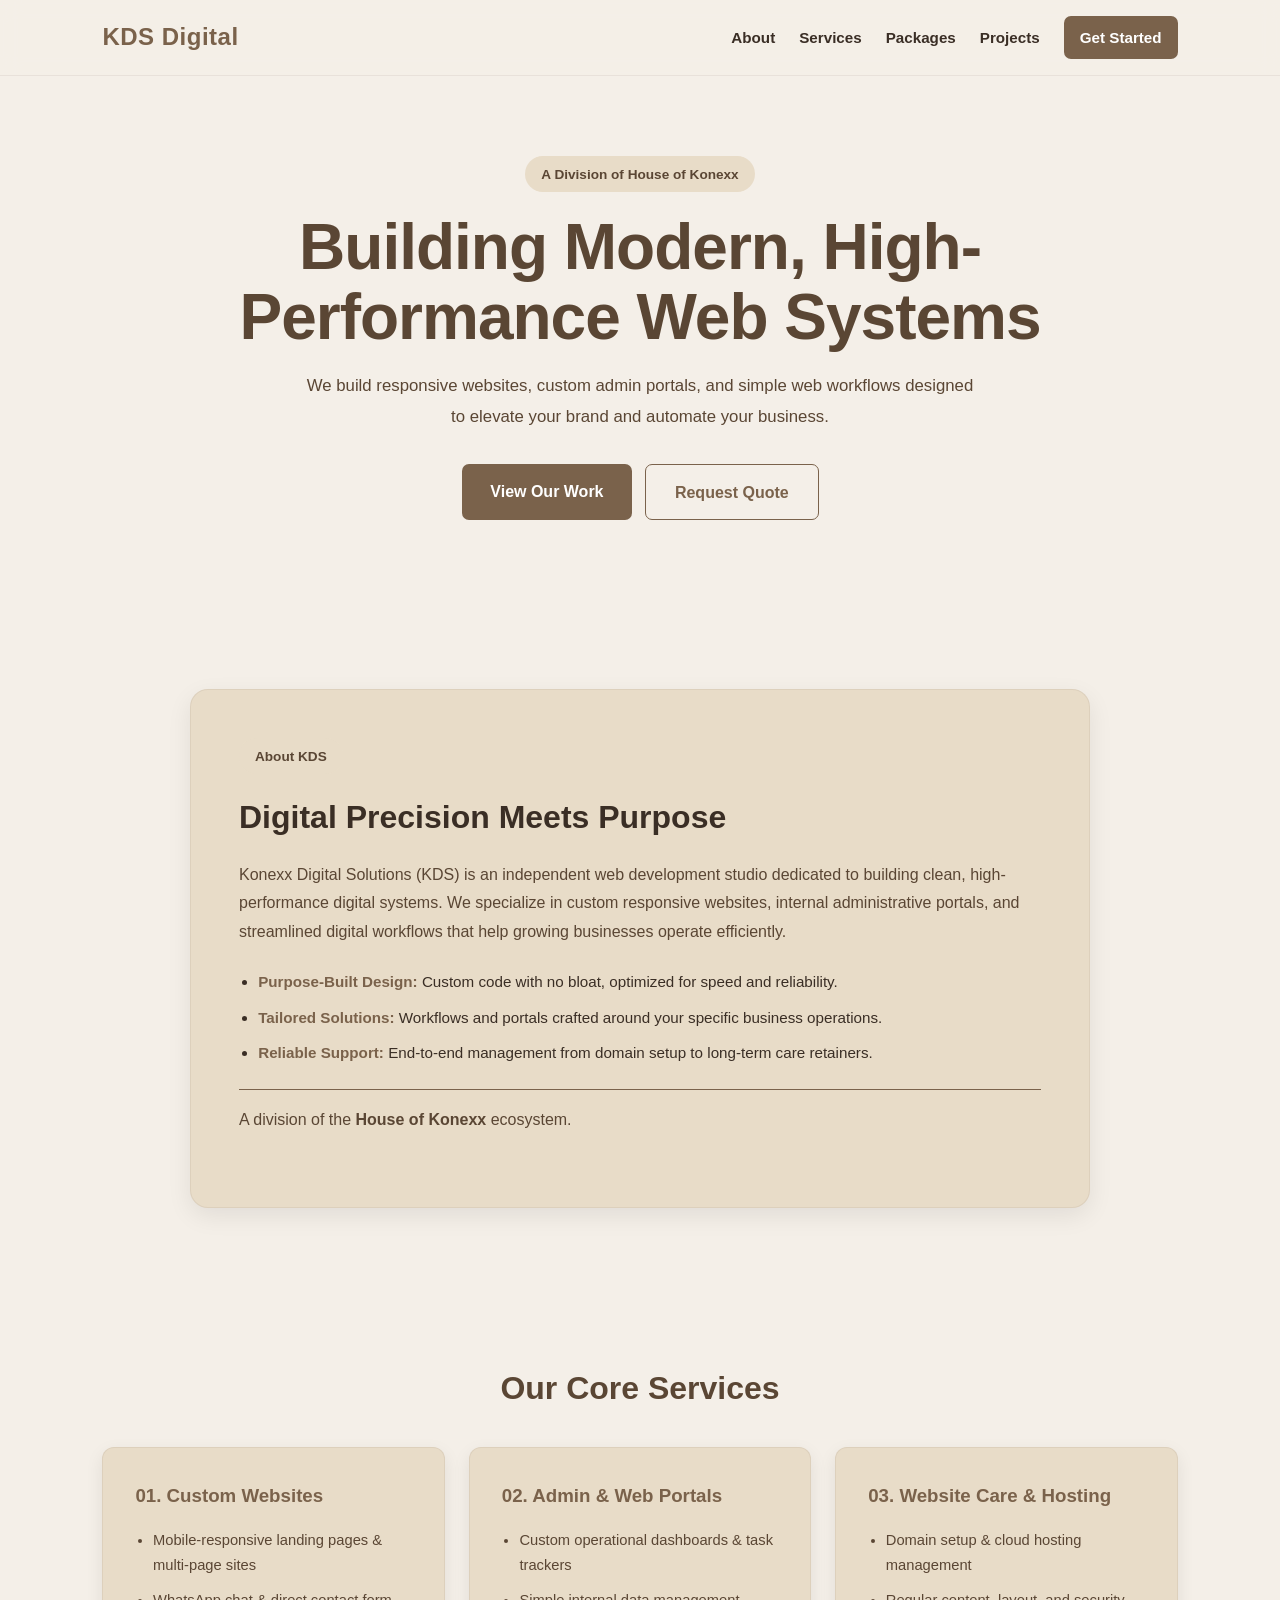
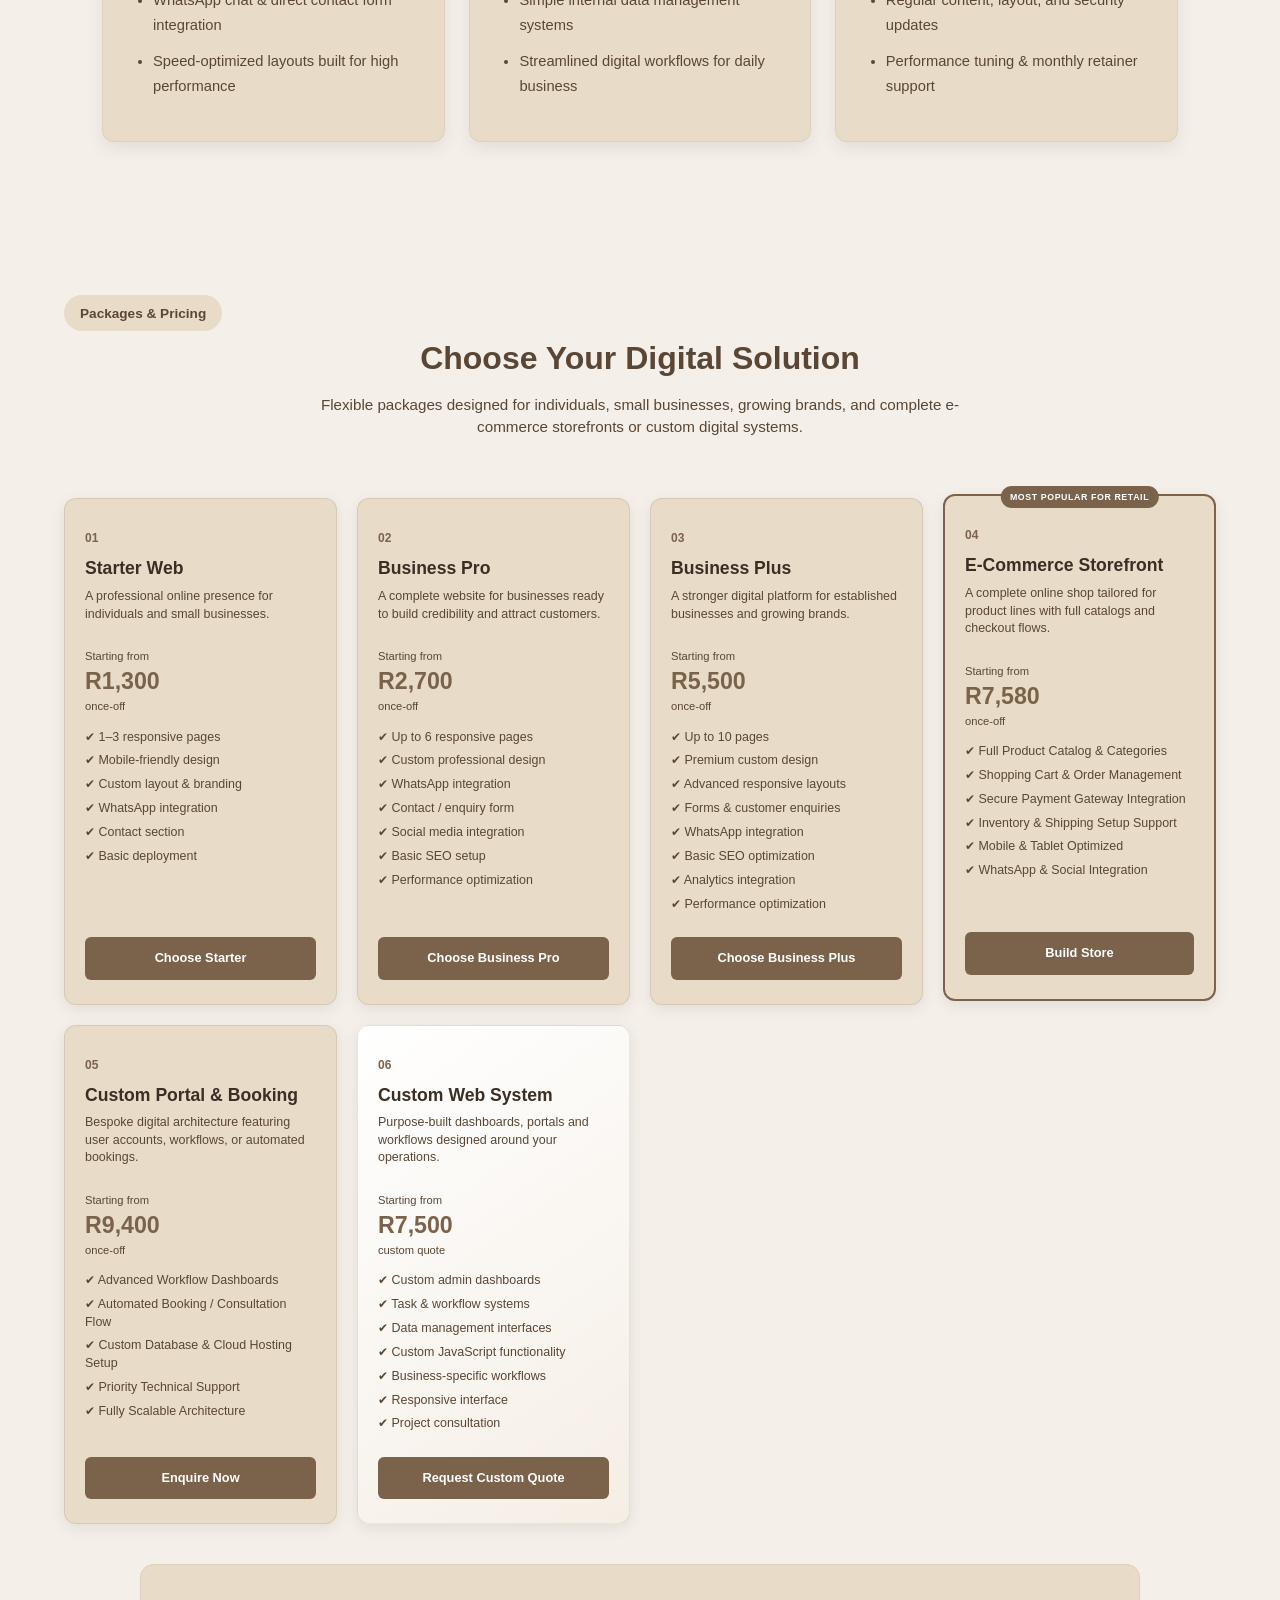
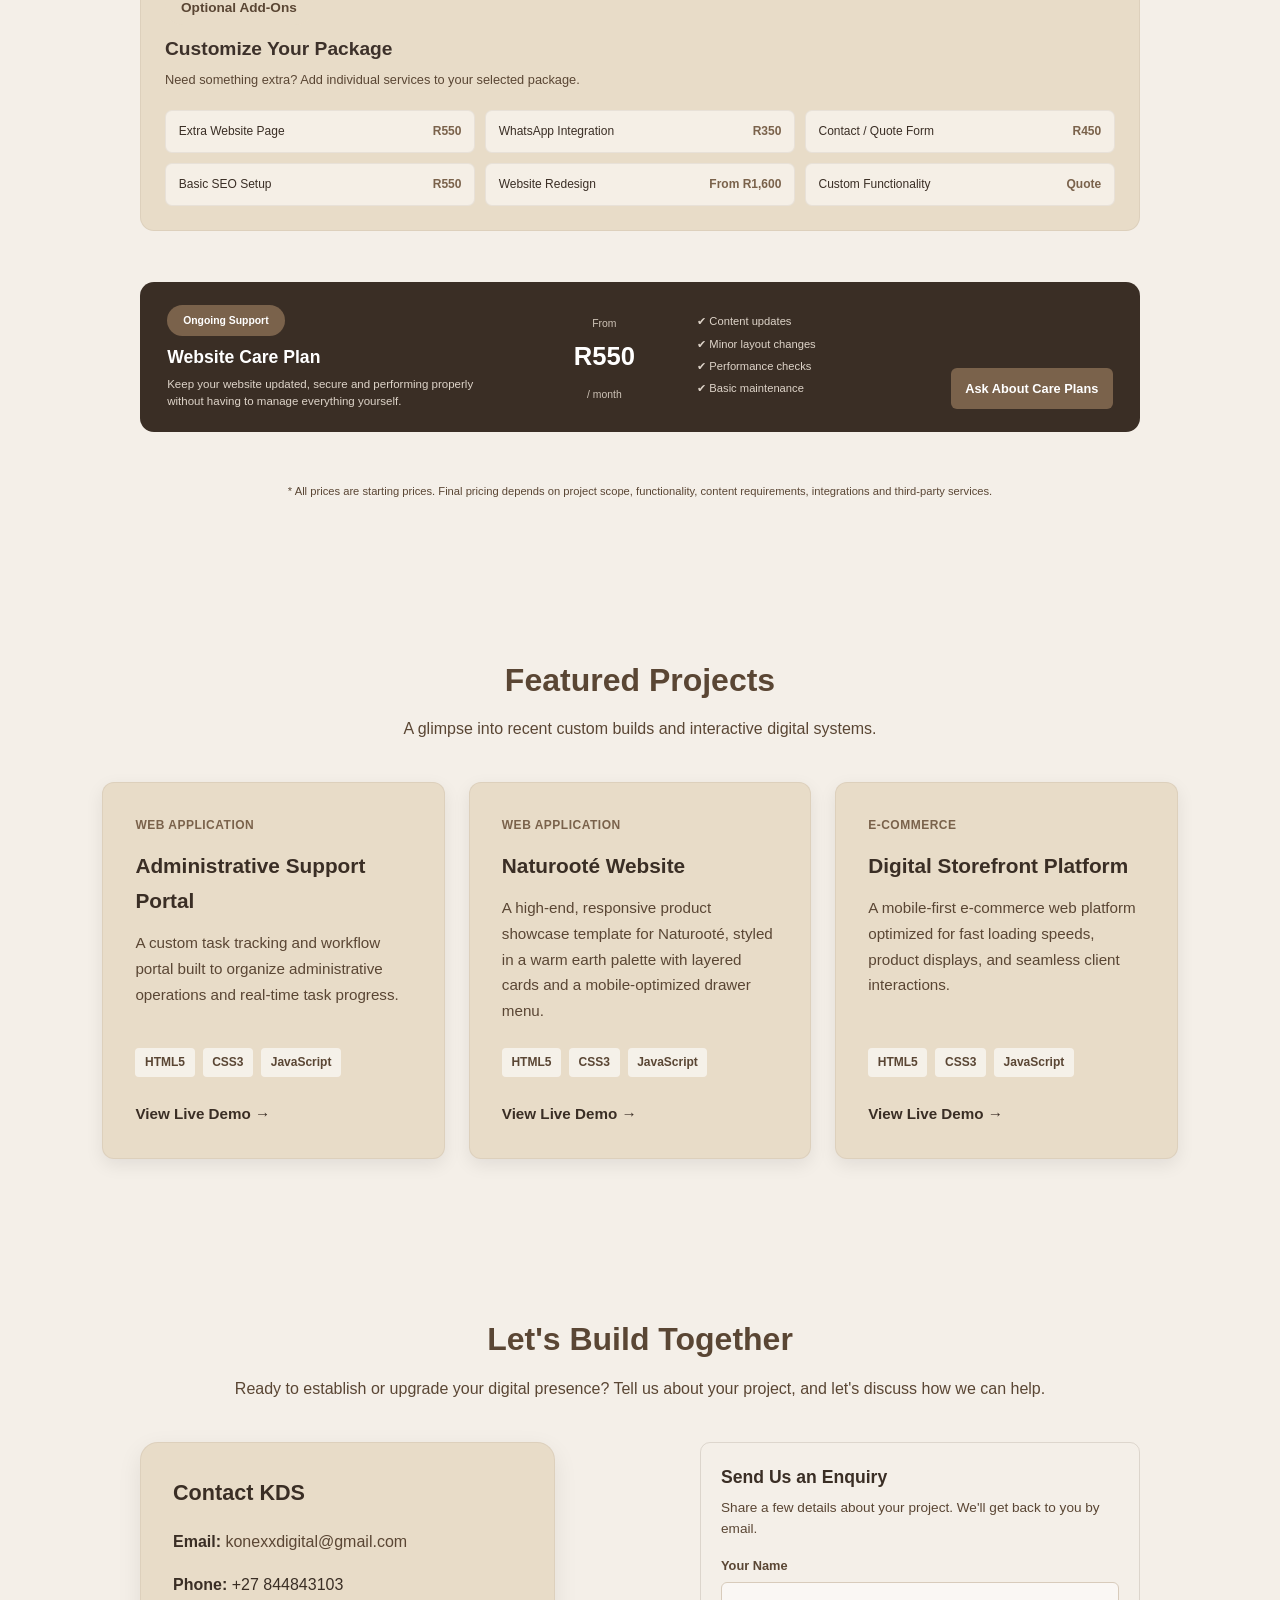
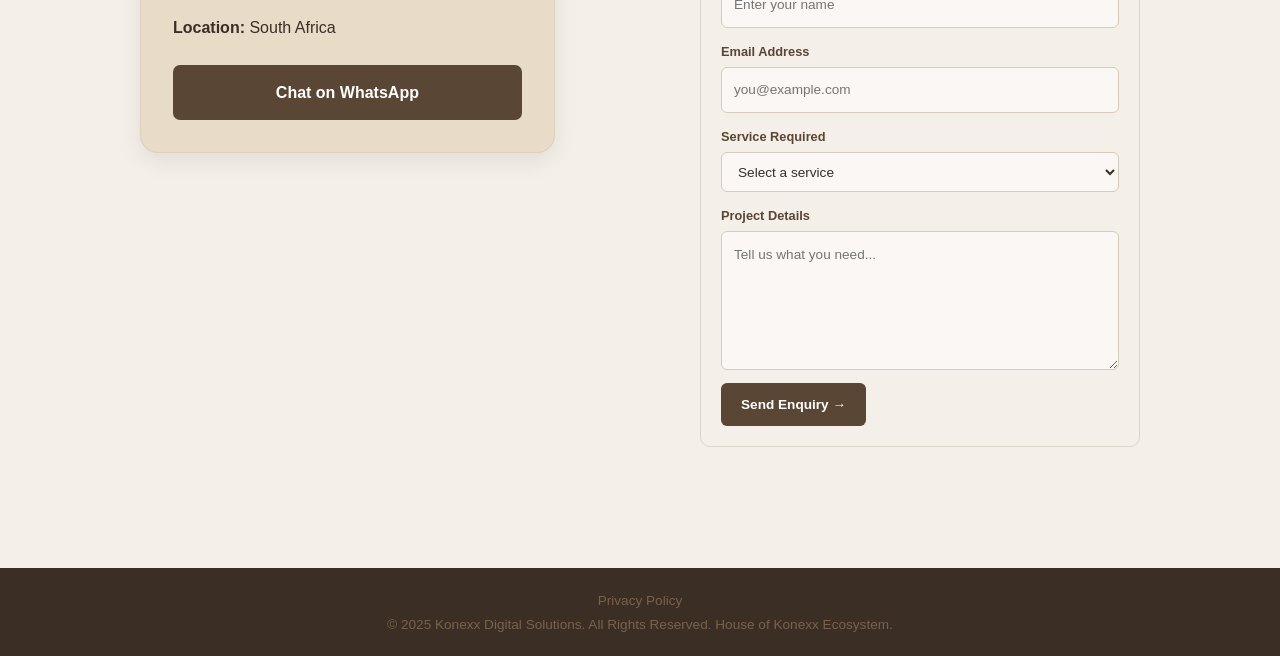
<file: index.html>
<!DOCTYPE html>
<html lang="en">
<head>
    <meta charset="UTF-8">
    <meta name="viewport" content="width=device-width, initial-scale=1.0">
    <meta name="description" content="Konexx Digital Solutions - Modern websites, admin portals, digital workflows and website support for growing businesses.">
    <title>KDS | Konexx Digital Solutions</title>
    <link rel="stylesheet" href="style.css">
    <style>body {
    font-family: Arial, sans-serif;
    background: #f4efe8;
    color: #3d312a;
    line-height: 1.7;
    margin: 0;
}

header, footer {
    background: #3a2e25;
    color: #7a624b;
    padding: 20px;
    text-align: center;
}

main {
    max-width: 800px;
    margin: 30px auto;
    padding: 25px;
    background: #fff;
    border-radius: 10px;
}

h1, h2 {
    color: #5a4634;
}

a {
    color: #7a624b;
}

section {
    margin-bottom: 25px;
}

@media (max-width: 600px) {
    main {
        margin: 15px;
        padding: 18px;
    }
}</style>
</head>
<body>

<!-- HEADER / NAVIGATION -->
<header class="navbar">
    <div class="logo">
        KDS <span>Digital</span>
    </div>
    <nav>
        <a href="#about">About</a>
        <a href="#services">Services</a>
        <a href="#packages">Packages</a>
        <a href="#projects">Projects</a>
        <a href="#contact" class="btn-nav">Get Started</a>
    </nav>
</header>

<!-- HERO SECTION -->
<section class="hero">
    <div class="hero-content">
        <span class="badge">A Division of House of Konexx</span>
        <h1>Building Modern, High-Performance Web Systems</h1>
        <p>
            We build responsive websites, custom admin portals,
            and simple web workflows designed to elevate your
            brand and automate your business.
        </p>
        <div class="hero-buttons">
            <a href="#projects" class="btn-primary">View Our Work</a>
            <a href="#contact" class="btn-secondary">Request Quote</a>
        </div>
    </div>
</section>

<!-- ABOUT SECTION -->
<section id="about" class="about">
    <div class="about-card">
        <span class="badge">About KDS</span>
        <h2>Digital Precision Meets Purpose</h2>
        <p>
            Konexx Digital Solutions (KDS) is an independent web
            development studio dedicated to building clean,
            high-performance digital systems. We specialize in
            custom responsive websites, internal administrative
            portals, and streamlined digital workflows that help
            growing businesses operate efficiently.
        </p>

        <ul class="about-highlights">
            <li>
                <strong>Purpose-Built Design:</strong>
                Custom code with no bloat, optimized for speed
                and reliability.
            </li>
            <li>
                <strong>Tailored Solutions:</strong>
                Workflows and portals crafted around your
                specific business operations.
            </li>
            <li>
                <strong>Reliable Support:</strong>
                End-to-end management from domain setup to
                long-term care retainers.
            </li>
        </ul>

        <div class="umbrella-tag">
            <p>
                A division of the
                <strong>House of Konexx</strong> ecosystem.
            </p>
        </div>
    </div>
</section>

<!-- SERVICES SECTION -->
<section id="services" class="services">
    <h2>Our Core Services</h2>

    <div class="grid">
        <div class="card">
            <h3>01. Custom Websites</h3>
            <ul class="service-list">
                <li>Mobile-responsive landing pages &amp; multi-page sites</li>
                <li>WhatsApp chat &amp; direct contact form integration</li>
                <li>Speed-optimized layouts built for high performance</li>
            </ul>
        </div>

        <div class="card">
            <h3>02. Admin &amp; Web Portals</h3>
            <ul class="service-list">
                <li>Custom operational dashboards &amp; task trackers</li>
                <li>Simple internal data management systems</li>
                <li>Streamlined digital workflows for daily business</li>
            </ul>
        </div>

        <div class="card">
            <h3>03. Website Care &amp; Hosting</h3>
            <ul class="service-list">
                <li>Domain setup &amp; cloud hosting management</li>
                <li>Regular content, layout, and security updates</li>
                <li>Performance tuning &amp; monthly retainer support</li>
            </ul>
        </div>
    </div>
</section>

<!-- PACKAGES & PRICING -->
<section id="packages" class="packages">

    <div class="packages-header">
        <span class="badge">Packages &amp; Pricing</span>
        <h2>Choose Your Digital Solution</h2>
        <p>
            Flexible packages designed for individuals, small businesses,
            growing brands, and complete e-commerce storefronts or
            custom digital systems.
        </p>
        <br>
    </div>

    <div class="pricing-grid">

        <!-- PACKAGE 1 -->
        <div class="pricing-card">
            <div class="pricing-top">
                <span class="package-number">01</span>
                <h3>Starter Web</h3>
                <p class="package-description">
                    A professional online presence for individuals
                    and small businesses.
                </p>
            </div>

            <div class="price">
                <span class="price-label">Starting from</span>
                <strong>R1,300</strong>
                <span class="price-note">once-off</span>
            </div>

            <ul class="package-features">
                <li>✔ 1–3 responsive pages</li>
                <li>✔ Mobile-friendly design</li>
                <li>✔ Custom layout &amp; branding</li>
                <li>✔ WhatsApp integration</li>
                <li>✔ Contact section</li>
                <li>✔ Basic deployment</li>
            </ul>

            <a href="#contact" class="btn-package">Choose Starter</a>
        </div>

        <!-- PACKAGE 2 -->
        <div class="pricing-card">
            <div class="pricing-top">
                <span class="package-number">02</span>
                <h3>Business Pro</h3>
                <p class="package-description">
                    A complete website for businesses ready to build
                    credibility and attract customers.
                </p>
            </div>

            <div class="price">
                <span class="price-label">Starting from</span>
                <strong>R2,700</strong>
                <span class="price-note">once-off</span>
            </div>

            <ul class="package-features">
                <li>✔ Up to 6 responsive pages</li>
                <li>✔ Custom professional design</li>
                <li>✔ WhatsApp integration</li>
                <li>✔ Contact / enquiry form</li>
                <li>✔ Social media integration</li>
                <li>✔ Basic SEO setup</li>
                <li>✔ Performance optimization</li>
            </ul>

            <a href="#contact" class="btn-package">Choose Business Pro</a>
        </div>

        <!-- PACKAGE 3 -->
        <div class="pricing-card">
            <div class="pricing-top">
                <span class="package-number">03</span>
                <h3>Business Plus</h3>
                <p class="package-description">
                    A stronger digital platform for established
                    businesses and growing brands.
                </p>
            </div>

            <div class="price">
                <span class="price-label">Starting from</span>
                <strong>R5,500</strong>
                <span class="price-note">once-off</span>
            </div>

            <ul class="package-features">
                <li>✔ Up to 10 pages</li>
                <li>✔ Premium custom design</li>
                <li>✔ Advanced responsive layouts</li>
                <li>✔ Forms &amp; customer enquiries</li>
                <li>✔ WhatsApp integration</li>
                <li>✔ Basic SEO optimization</li>
                <li>✔ Analytics integration</li>
                <li>✔ Performance optimization</li>
            </ul>

            <a href="#contact" class="btn-package">Choose Business Plus</a>
        </div>

        <!-- PACKAGE 4 -->
        <div class="pricing-card popular">
            <div class="popular-badge">MOST POPULAR FOR RETAIL</div>

            <div class="pricing-top">
                <span class="package-number">04</span>
                <h3>E-Commerce Storefront</h3>
                <p class="package-description">
                    A complete online shop tailored for product lines
                    with full catalogs and checkout flows.
                </p>
            </div>

            <div class="price">
                <span class="price-label">Starting from</span>
                <strong>R7,580</strong>
                <span class="price-note">once-off</span>
            </div>

            <ul class="package-features">
                <li>✔ Full Product Catalog &amp; Categories</li>
                <li>✔ Shopping Cart &amp; Order Management</li>
                <li>✔ Secure Payment Gateway Integration</li>
                <li>✔ Inventory &amp; Shipping Setup Support</li>
                <li>✔ Mobile &amp; Tablet Optimized</li>
                <li>✔ WhatsApp &amp; Social Integration</li>
            </ul>

            <a href="#contact" class="btn-package">Build Store</a>
        </div>

        <!-- PACKAGE 5 -->
        <div class="pricing-card">
            <div class="pricing-top">
                <span class="package-number">05</span>
                <h3>Custom Portal &amp; Booking</h3>
                <p class="package-description">
                    Bespoke digital architecture featuring user accounts,
                    workflows, or automated bookings.
                </p>
            </div>

            <div class="price">
                <span class="price-label">Starting from</span>
                <strong>R9,400</strong>
                <span class="price-note">once-off</span>
            </div>

            <ul class="package-features">
                <li>✔ Advanced Workflow Dashboards</li>
                <li>✔ Automated Booking / Consultation Flow</li>
                <li>✔ Custom Database &amp; Cloud Hosting Setup</li>
                <li>✔ Priority Technical Support</li>
                <li>✔ Fully Scalable Architecture</li>
            </ul>

            <a href="#contact" class="btn-package">Enquire Now</a>
        </div>

        <!-- PACKAGE 6 -->
        <div class="pricing-card custom-package">
            <div class="pricing-top">
                <span class="package-number">06</span>
                <h3>Custom Web System</h3>
                <p class="package-description">
                    Purpose-built dashboards, portals and workflows
                    designed around your operations.
                </p>
            </div>

            <div class="price">
                <span class="price-label">Starting from</span>
                <strong>R7,500</strong>
                <span class="price-note">custom quote</span>
            </div>

            <ul class="package-features">
                <li>✔ Custom admin dashboards</li>
                <li>✔ Task &amp; workflow systems</li>
                <li>✔ Data management interfaces</li>
                <li>✔ Custom JavaScript functionality</li>
                <li>✔ Business-specific workflows</li>
                <li>✔ Responsive interface</li>
                <li>✔ Project consultation</li>
            </ul>

            <a href="#contact" class="btn-package">Request Custom Quote</a>
        </div>

    </div>

    <!-- OPTIONAL ADD-ONS -->
    <div class="addons">
        <div class="addons-heading">
            <span class="badge">Optional Add-Ons</span>
            <h3>Customize Your Package</h3>
            <p>
                Need something extra? Add individual services
                to your selected package.
            </p>
        </div>

        <div class="addons-grid">
            <div class="addon-item">
                <span>Extra Website Page</span>
                <strong>R550</strong>
            </div>
            <div class="addon-item">
                <span>WhatsApp Integration</span>
                <strong>R350</strong>
            </div>
            <div class="addon-item">
                <span>Contact / Quote Form</span>
                <strong>R450</strong>
            </div>
            <div class="addon-item">
                <span>Basic SEO Setup</span>
                <strong>R550</strong>
            </div>
            <div class="addon-item">
                <span>Website Redesign</span>
                <strong>From R1,600</strong>
            </div>
            <div class="addon-item">
                <span>Custom Functionality</span>
                <strong>Quote</strong>
            </div>
        </div>
    </div>

    <br>

    <!-- WEBSITE CARE PLAN -->
    <div class="care-plan">
        <div class="care-content">
            <span class="badge">Ongoing Support</span>
            <h3>Website Care Plan</h3>
            <p>
                Keep your website updated, secure and performing
                properly without having to manage everything yourself.
            </p>
        </div>

        <div class="care-price">
            <span>From</span>
            <strong>R550</strong>
            <small>/ month</small>
        </div>

        <ul class="care-features">
            <li>✔ Content updates</li>
            <li>✔ Minor layout changes</li>
            <li>✔ Performance checks</li>
            <li>✔ Basic maintenance</li>
        </ul>

        <a href="#contact" class="btn-package">Ask About Care Plans</a>
    </div>

    <br>

    <p class="pricing-note-bottom">
        * All prices are starting prices. Final pricing depends on
        project scope, functionality, content requirements,
        integrations and third-party services.
    </p>

</section>

<!-- PROJECTS SECTION -->
<section id="projects" class="projects">
    <h2>Featured Projects</h2>

    <p class="section-subtitle">
        A glimpse into recent custom builds and interactive
        digital systems.
    </p>

    <div class="projects-grid">

        <!-- PROJECT 1 -->
        <div class="project-card">
            <div class="project-tag">Web Application</div>
            <h3>Administrative Support Portal</h3>
            <p>
                A custom task tracking and workflow portal built to
                organize administrative operations and real-time task progress.
            </p>

            <div class="tech-stack">
                <span>HTML5</span>
                <span>CSS3</span>
                <span>JavaScript</span>
            </div>

            <a href="https://taskstracks.netlify.app/"
               class="btn-project"
               target="_blank"
               rel="noopener noreferrer">
                View Live Demo &rarr;
            </a>
        </div>

        <!-- PROJECT 2 -->
        <div class="project-card">
            <div class="project-tag">Web Application</div>
            <h3>Naturooté Website</h3>
            <p>
                A high-end, responsive product showcase template for
                Naturooté, styled in a warm earth palette with layered
                cards and a mobile-optimized drawer menu.
            </p>

            <div class="tech-stack">
                <span>HTML5</span>
                <span>CSS3</span>
                <span>JavaScript</span>
            </div>

            <a href="https://naturootewebsite.netlify.app/"
               class="btn-project"
               target="_blank"
               rel="noopener noreferrer">
                View Live Demo &rarr;
            </a>
        </div>

        <!-- PROJECT 3 -->
        <div class="project-card">
            <div class="project-tag">E-Commerce</div>
            <h3>Digital Storefront Platform</h3>
            <p>
                A mobile-first e-commerce web platform optimized for
                fast loading speeds, product displays, and seamless
                client interactions.
            </p>

            <div class="tech-stack">
                <span>HTML5</span>
                <span>CSS3</span>
                <span>JavaScript</span>
            </div>

            <a href="https://houseofkonnexx.netlify.app"
               class="btn-project"
               target="_blank"
               rel="noopener noreferrer">
                View Live Demo &rarr;
            </a>
        </div>

    </div>
</section>

<!-- CONTACT SECTION -->
<section id="contact" class="contact">
    <h2>Let's Build Together</h2>

    <p>
        Ready to establish or upgrade your digital presence?
        Tell us about your project, and let's discuss how we can help.
    </p>

    <div class="contact-layout">

        <!-- CONTACT DETAILS -->
        <div class="contact-card">
            <h3>Contact KDS</h3>

            <p>
                <strong>Email:</strong>
                <a href="mailto:konexxdigital@gmail.com">
                    konexxdigital@gmail.com
                </a>
            </p>

            <p>
                <strong>Phone:</strong>
                +27 844843103 
            </p>

            <p>
                <strong>Location:</strong>
                South Africa
            </p>

            <a href="https://wa.me/27844843103 "
               class="btn-whatsapp"
               target="_blank"
               rel="noopener noreferrer">
                Chat on WhatsApp
            </a>
        </div>

        <!-- FORMSPREE ENQUIRY FORM -->
        <div class="contact-form-card">
            <h3>Send Us an Enquiry</h3>

            <p>
                Share a few details about your project.
                We'll get back to you by email.
            </p>

            <form action="https://formspree.io/f/xwvnpkza"
                  method="POST">

                <div class="form-group">
                    <label for="kds-name">Your Name</label>
                    <input
                        type="text"
                        id="kds-name"
                        name="name"
                        autocomplete="name"
                        placeholder="Enter your name"
                        required
                    >
                </div>

                <div class="form-group">
                    <label for="kds-email">Email Address</label>
                    <input
                        type="email"
                        id="kds-email"
                        name="email"
                        autocomplete="email"
                        placeholder="you@example.com"
                        required
                    >
                </div>

                <div class="form-group">
                    <label for="kds-service">Service Required</label>
                    <select id="kds-service" name="service" required>
                        <option value="" disabled selected>
                            Select a service
                        </option>
                        <option value="Starter Web">Starter Web</option>
                        <option value="Business Pro">Business Pro</option>
                        <option value="Business Plus">Business Plus</option>
                        <option value="E-Commerce Storefront">
                            E-Commerce Storefront
                        </option>
                        <option value="Custom Portal and Booking">
                            Custom Portal &amp; Booking
                        </option>
                        <option value="Custom Web System">
                            Custom Web System
                        </option>
                        <option value="Website Care Plan">
                            Website Care Plan
                        </option>
                        <option value="Other">Other / Not Sure Yet</option>
                    </select>
                </div>

                <div class="form-group">
                    <label for="kds-message">Project Details</label>
                    <textarea
                        id="kds-message"
                        name="message"
                        rows="5"
                        placeholder="Tell us what you need..."
                        required
                    ></textarea>
                </div>

                <input
                    type="hidden"
                    name="_subject"
                    value="New KDS Website Enquiry"
                >

                <button type="submit" class="btn-submit">
                    Send Enquiry &rarr;
                </button>

            </form>
        </div>

    </div>
</section>

<!-- FOOTER -->
<footer>
    <a href="privacy-policy.html">Privacy Policy</a>
    <p>
        &copy; 2025 Konexx Digital Solutions.
        All Rights Reserved.
        House of Konexx Ecosystem.
    </p>
</footer>

</body>
</html>
</file>
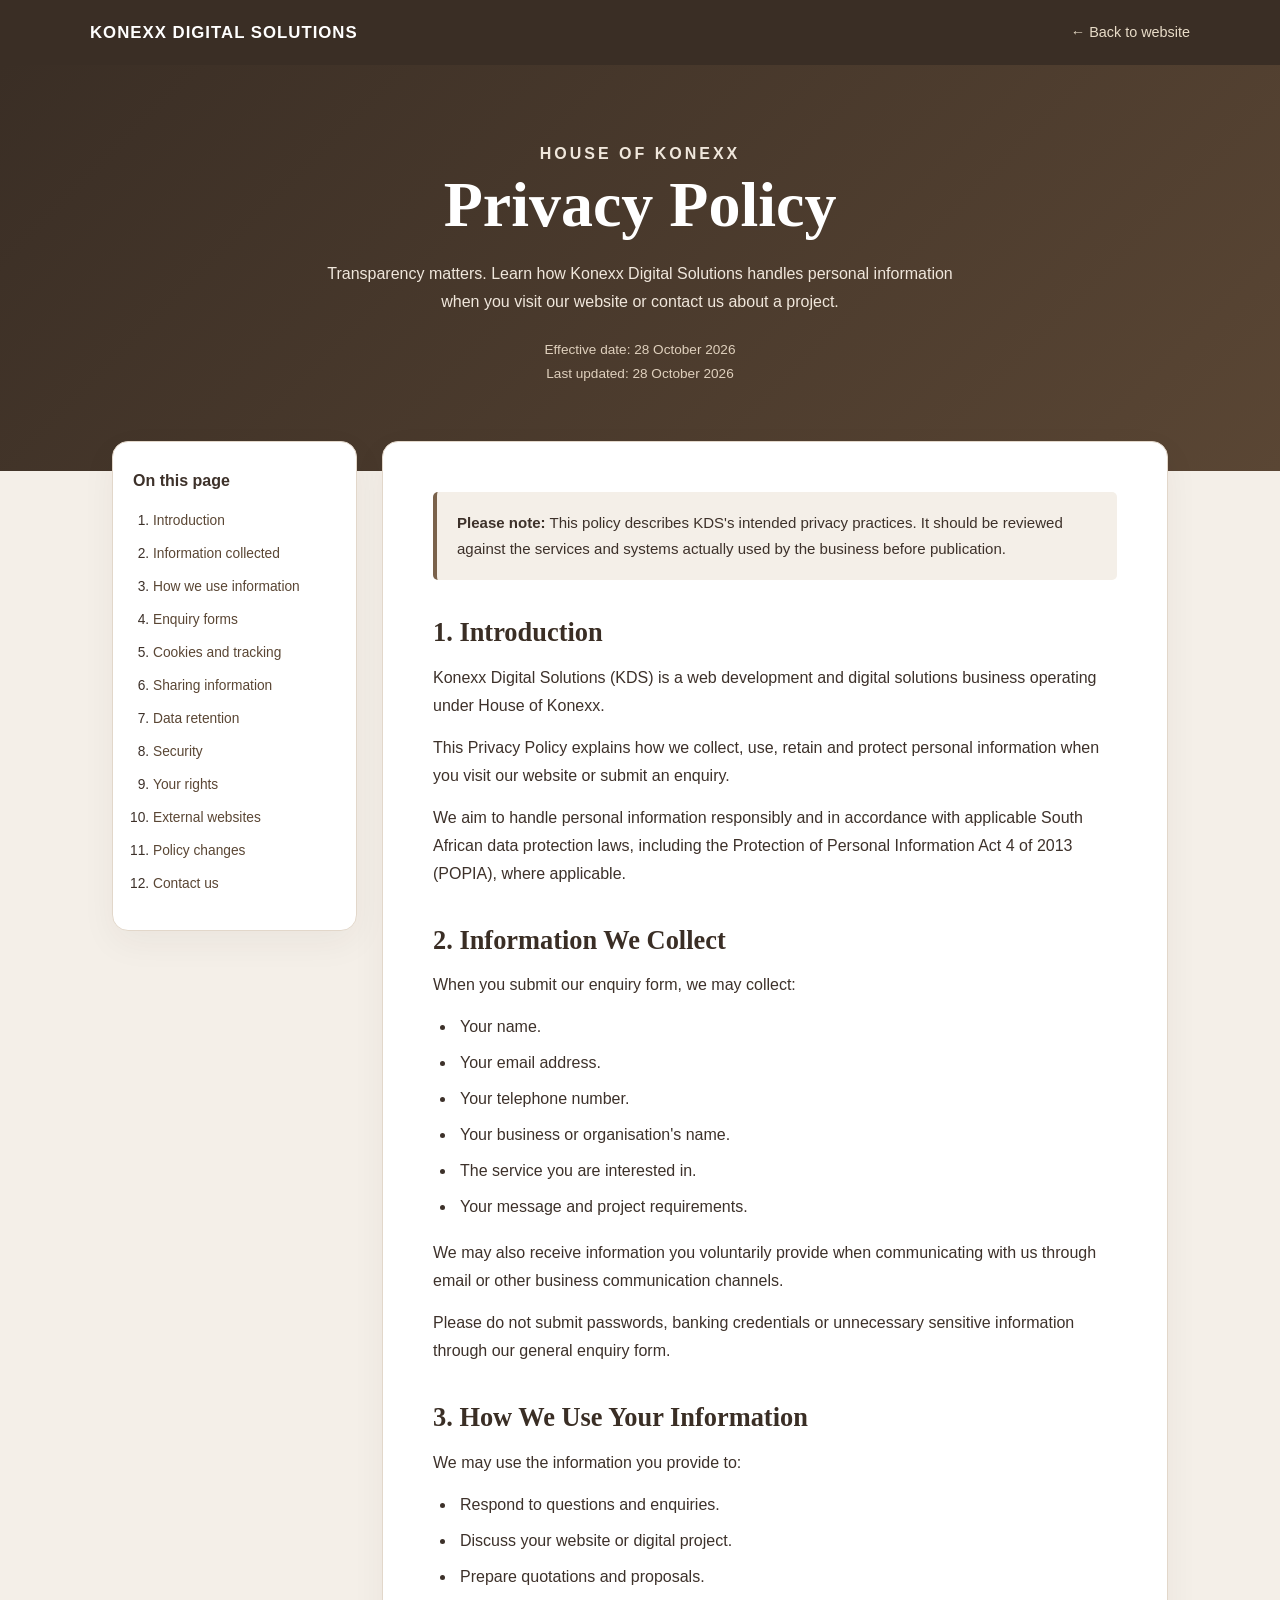
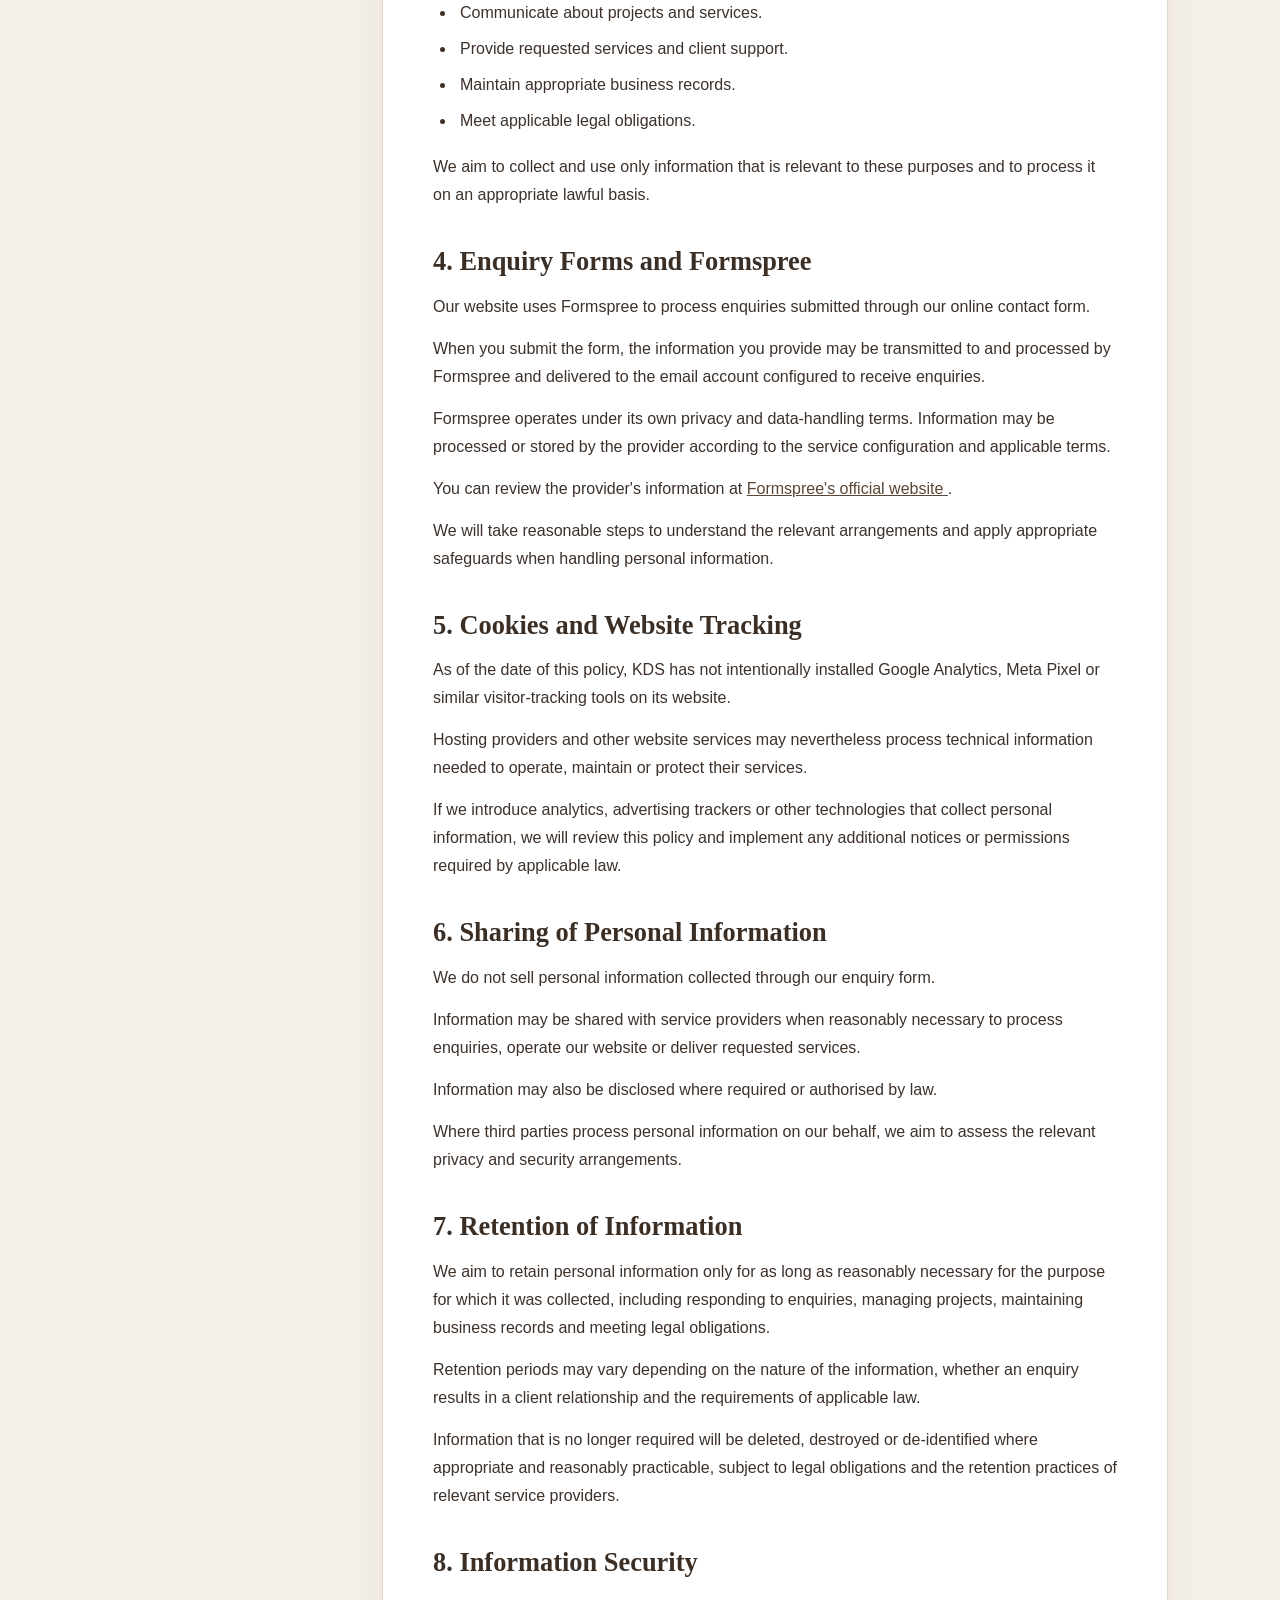
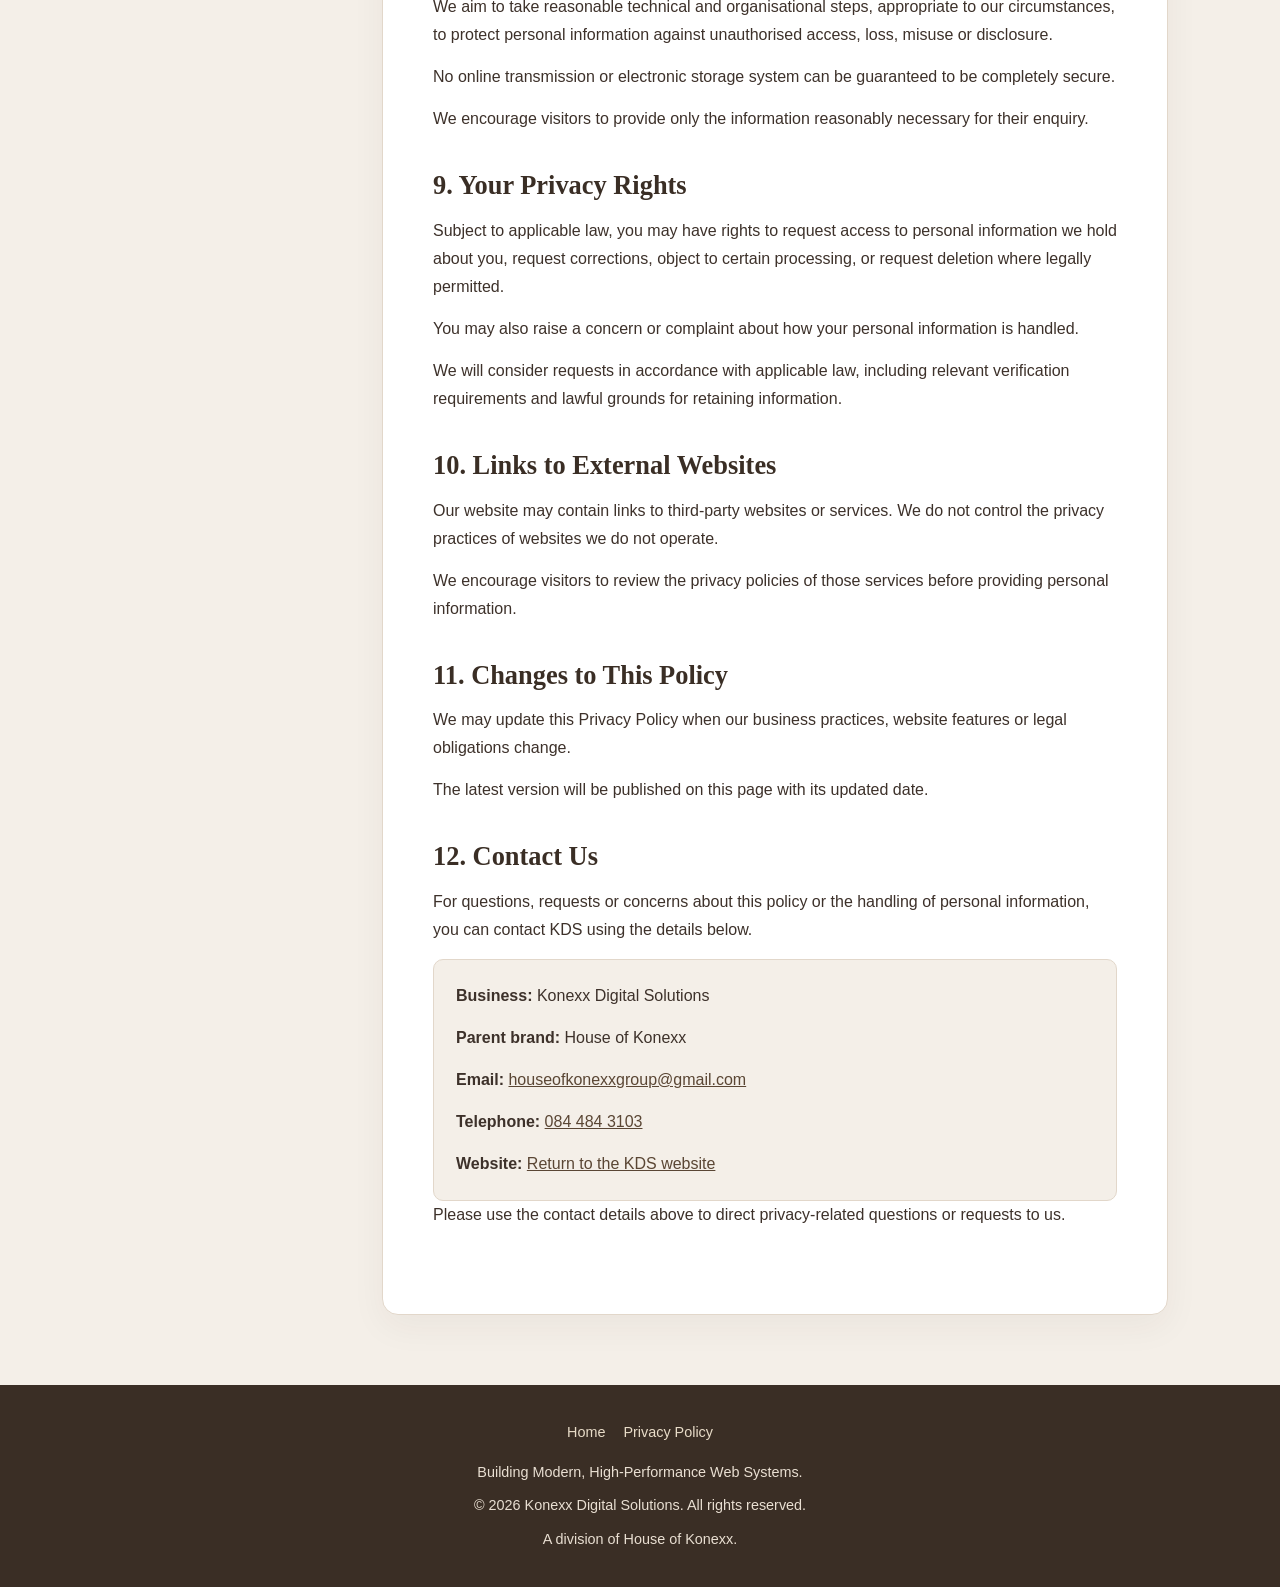
<file: privacy-policy.html>
<!DOCTYPE html>
<html lang="en-ZA">
<head>
    <meta charset="UTF-8">
    <meta name="viewport" content="width=device-width, initial-scale=1.0">

    <title>Privacy Policy | Konexx Digital Solutions</title>

    <meta name="description"
          content="Read the Privacy Policy for Konexx Digital Solutions to understand how enquiries and personal information are handled.">

    <meta name="theme-color" content="#3a2e25">

    <style>
        :root {
            --earth-brown: #5a4634;
            --earth-brown-light: #7a624b;
            --earth-cream: #f4efe8;
            --earth-sand: #e8dcc8;
            --earth-dark: #3a2e25;
            --text-primary: #3d312a;
            --text-muted: #75685e;
            --white: #ffffff;
            --border: #e2d7ca;
        }

        * {
            box-sizing: border-box;
            margin: 0;
            padding: 0;
        }

        html {
            scroll-behavior: smooth;
            scroll-padding-top: 25px;
        }

        body {
            font-family: Arial, Helvetica, sans-serif;
            background: var(--earth-cream);
            color: var(--text-primary);
            line-height: 1.75;
        }

        a {
            color: var(--earth-brown);
        }

        a:focus-visible {
            outline: 3px solid var(--earth-brown-light);
            outline-offset: 4px;
        }

        .topbar {
            background: var(--earth-dark);
            color: var(--white);
            padding: 18px 6%;
        }

        .topbar-inner {
            max-width: 1100px;
            margin: auto;
            display: flex;
            align-items: center;
            justify-content: space-between;
            gap: 20px;
        }

        .brand {
            color: var(--white);
            text-decoration: none;
            font-size: 1.05rem;
            font-weight: 700;
            letter-spacing: 1px;
        }

        .back-link {
            color: var(--earth-sand);
            text-decoration: none;
            font-size: 0.9rem;
        }

        .back-link:hover {
            text-decoration: underline;
        }

        .hero {
            background: linear-gradient(
                135deg,
                var(--earth-dark),
                var(--earth-brown)
            );
            color: var(--white);
            padding: 75px 6% 85px;
            text-align: center;
        }

        .eyebrow {
            color: var(--earth-sand);
            text-transform: uppercase;
            letter-spacing: 3px;
            font-size: 0.75rem;
            font-weight: 700;
            margin-bottom: 15px;
        }

        .hero h1 {
            font-family: Georgia, "Times New Roman", serif;
            font-size: clamp(2.3rem, 6vw, 4rem);
            line-height: 1.15;
            margin-bottom: 18px;
        }

        .hero p {
            max-width: 650px;
            margin: 0 auto;
            color: #f0e7dc;
            font-size: 1rem;
        }

        .hero-meta {
            margin-top: 22px !important;
            font-size: 0.85rem !important;
            color: #dfd0bd !important;
        }

        .page-layout {
            max-width: 1100px;
            margin: -30px auto 70px;
            padding: 0 22px;
            display: grid;
            grid-template-columns: 245px minmax(0, 1fr);
            gap: 25px;
            align-items: start;
        }

        .contents,
        .policy {
            background: var(--white);
            border: 1px solid var(--border);
            border-radius: 16px;
            box-shadow: 0 12px 35px rgba(58, 46, 37, 0.05);
        }

        .contents {
            padding: 25px 20px;
            position: sticky;
            top: 20px;
        }

        .contents h2 {
            font-size: 1rem;
            margin-bottom: 14px;
        }

        .contents ol {
            padding-left: 20px;
        }

        .contents li {
            margin: 9px 0;
            font-size: 0.86rem;
        }

        .contents a {
            text-decoration: none;
        }

        .contents a:hover {
            text-decoration: underline;
        }

        .policy {
            padding: clamp(24px, 5vw, 50px);
            min-width: 0;
        }

        .notice {
            background: var(--earth-cream);
            border-left: 4px solid var(--earth-brown-light);
            padding: 18px 20px;
            border-radius: 5px;
            margin-bottom: 35px;
            font-size: 0.94rem;
        }

        .policy section {
            margin-bottom: 35px;
            scroll-margin-top: 20px;
        }

        .policy h2 {
            font-family: Georgia, "Times New Roman", serif;
            font-size: clamp(1.3rem, 3vw, 1.65rem);
            line-height: 1.35;
            margin-bottom: 13px;
            color: var(--earth-dark);
        }

        .policy p {
            margin-bottom: 14px;
        }

        .policy ul {
            padding-left: 23px;
            margin: 12px 0 18px;
        }

        .policy li {
            margin-bottom: 8px;
            padding-left: 4px;
        }

        .policy a {
            overflow-wrap: anywhere;
        }

        .contact-card {
            background: var(--earth-cream);
            border: 1px solid var(--border);
            padding: 22px;
            border-radius: 10px;
            margin-top: 15px;
        }

        .contact-card p:last-child {
            margin-bottom: 0;
        }

        .footer {
            background: var(--earth-dark);
            color: #e9dfd2;
            text-align: center;
            padding: 35px 20px;
            font-size: 0.9rem;
        }

        .footer a {
            color: var(--earth-sand);
            text-decoration: none;
        }

        .footer a:hover {
            text-decoration: underline;
        }

        .footer-links {
            display: flex;
            justify-content: center;
            flex-wrap: wrap;
            gap: 18px;
            margin-bottom: 15px;
        }

        .footer p {
            margin-top: 8px;
        }

        @media (max-width: 760px) {
            .topbar {
                padding: 16px 5%;
            }

            .topbar-inner {
                flex-wrap: wrap;
            }

            .hero {
                padding: 60px 6% 70px;
            }

            .page-layout {
                grid-template-columns: 1fr;
                margin-top: -20px;
                padding: 0 15px;
                gap: 18px;
            }

            .contents {
                position: static;
            }

            .policy {
                padding: 25px 21px;
            }
        }

        @media (max-width: 380px) {
            .brand {
                font-size: 0.9rem;
            }

            .back-link {
                font-size: 0.8rem;
            }

            .footer-links {
                gap: 12px;
            }
        }

        @media print {
            body {
                background: white;
                color: black;
            }

            .topbar,
            .contents,
            .footer {
                display: none;
            }

            .hero {
                background: white;
                color: black;
                padding: 20px 0;
            }

            .hero p,
            .hero-meta,
            .eyebrow {
                color: black !important;
            }

            .page-layout {
                display: block;
                margin: 0;
                padding: 0;
            }

            .policy {
                box-shadow: none;
                border: none;
                padding: 0;
            }

            .notice,
            .contact-card {
                border: 1px solid #ccc;
            }
        }
    </style>
</head>

<body>

    <header class="topbar">
        <div class="topbar-inner">
            <a class="brand" href="index.html">
                KONEXX DIGITAL SOLUTIONS
            </a>

            <a class="back-link" href="index.html">
                ← Back to website
            </a>
        </div>
    </header>

    <section class="hero">
        <p class="eyebrow">House of Konexx</p>

        <h1>Privacy Policy</h1>

        <p>
            Transparency matters. Learn how Konexx Digital Solutions
            handles personal information when you visit our website
            or contact us about a project.
        </p>

        <p class="hero-meta">
            Effective date: 28 October 2026
            <br>
            Last updated: 28 October 2026
        </p>
    </section>

    <main class="page-layout">

        <aside class="contents">
            <h2>On this page</h2>

            <ol>
                <li><a href="#introduction">Introduction</a></li>
                <li><a href="#collection">Information collected</a></li>
                <li><a href="#use">How we use information</a></li>
                <li><a href="#forms">Enquiry forms</a></li>
                <li><a href="#tracking">Cookies and tracking</a></li>
                <li><a href="#sharing">Sharing information</a></li>
                <li><a href="#retention">Data retention</a></li>
                <li><a href="#security">Security</a></li>
                <li><a href="#rights">Your rights</a></li>
                <li><a href="#third-party">External websites</a></li>
                <li><a href="#changes">Policy changes</a></li>
                <li><a href="#contact">Contact us</a></li>
            </ol>
        </aside>

        <article class="policy">

            <div class="notice">
                <strong>Please note:</strong>
                This policy describes KDS's intended privacy practices.
                It should be reviewed against the services and systems
                actually used by the business before publication.
            </div>

            <section id="introduction">
                <h2>1. Introduction</h2>

                <p>
                    Konexx Digital Solutions (KDS) is a web development
                    and digital solutions business operating under
                    House of Konexx.
                </p>

                <p>
                    This Privacy Policy explains how we collect, use,
                    retain and protect personal information when you
                    visit our website or submit an enquiry.
                </p>

                <p>
                    We aim to handle personal information responsibly
                    and in accordance with applicable South African
                    data protection laws, including the Protection of
                    Personal Information Act 4 of 2013 (POPIA), where
                    applicable.
                </p>
            </section>

            <section id="collection">
                <h2>2. Information We Collect</h2>

                <p>
                    When you submit our enquiry form, we may collect:
                </p>

                <ul>
                    <li>Your name.</li>
                    <li>Your email address.</li>
                    <li>Your telephone number.</li>
                    <li>Your business or organisation's name.</li>
                    <li>The service you are interested in.</li>
                    <li>Your message and project requirements.</li>
                </ul>

                <p>
                    We may also receive information you voluntarily
                    provide when communicating with us through email
                    or other business communication channels.
                </p>

                <p>
                    Please do not submit passwords, banking credentials
                    or unnecessary sensitive information through our
                    general enquiry form.
                </p>
            </section>

            <section id="use">
                <h2>3. How We Use Your Information</h2>

                <p>We may use the information you provide to:</p>

                <ul>
                    <li>Respond to questions and enquiries.</li>
                    <li>Discuss your website or digital project.</li>
                    <li>Prepare quotations and proposals.</li>
                    <li>Communicate about projects and services.</li>
                    <li>Provide requested services and client support.</li>
                    <li>Maintain appropriate business records.</li>
                    <li>Meet applicable legal obligations.</li>
                </ul>

                <p>
                    We aim to collect and use only information that
                    is relevant to these purposes and to process it
                    on an appropriate lawful basis.
                </p>
            </section>

            <section id="forms">
                <h2>4. Enquiry Forms and Formspree</h2>

                <p>
                    Our website uses Formspree to process enquiries
                    submitted through our online contact form.
                </p>

                <p>
                    When you submit the form, the information you
                    provide may be transmitted to and processed by
                    Formspree and delivered to the email account
                    configured to receive enquiries.
                </p>

                <p>
                    Formspree operates under its own privacy and
                    data-handling terms. Information may be processed
                    or stored by the provider according to the service
                    configuration and applicable terms.
                </p>

                <p>
                    You can review the provider's information at
                    <a href="https://formspree.io/"
                       target="_blank"
                       rel="noopener noreferrer">
                        Formspree's official website
                    </a>.
                </p>

                <p>
                    We will take reasonable steps to understand the
                    relevant arrangements and apply appropriate
                    safeguards when handling personal information.
                </p>
            </section>

            <section id="tracking">
                <h2>5. Cookies and Website Tracking</h2>

                <p>
                    As of the date of this policy, KDS has not
                    intentionally installed Google Analytics,
                    Meta Pixel or similar visitor-tracking tools
                    on its website.
                </p>

                <p>
                    Hosting providers and other website services may
                    nevertheless process technical information needed
                    to operate, maintain or protect their services.
                </p>

                <p>
                    If we introduce analytics, advertising trackers
                    or other technologies that collect personal
                    information, we will review this policy and
                    implement any additional notices or permissions
                    required by applicable law.
                </p>
            </section>

            <section id="sharing">
                <h2>6. Sharing of Personal Information</h2>

                <p>
                    We do not sell personal information collected
                    through our enquiry form.
                </p>

                <p>
                    Information may be shared with service providers
                    when reasonably necessary to process enquiries,
                    operate our website or deliver requested services.
                </p>

                <p>
                    Information may also be disclosed where required
                    or authorised by law.
                </p>

                <p>
                    Where third parties process personal information
                    on our behalf, we aim to assess the relevant
                    privacy and security arrangements.
                </p>
            </section>

            <section id="retention">
                <h2>7. Retention of Information</h2>

                <p>
                    We aim to retain personal information only for
                    as long as reasonably necessary for the purpose
                    for which it was collected, including responding
                    to enquiries, managing projects, maintaining
                    business records and meeting legal obligations.
                </p>

                <p>
                    Retention periods may vary depending on the nature
                    of the information, whether an enquiry results
                    in a client relationship and the requirements
                    of applicable law.
                </p>

                <p>
                    Information that is no longer required will be
                    deleted, destroyed or de-identified where
                    appropriate and reasonably practicable, subject
                    to legal obligations and the retention practices
                    of relevant service providers.
                </p>
            </section>

            <section id="security">
                <h2>8. Information Security</h2>

                <p>
                    We aim to take reasonable technical and
                    organisational steps, appropriate to our
                    circumstances, to protect personal information
                    against unauthorised access, loss, misuse
                    or disclosure.
                </p>

                <p>
                    No online transmission or electronic storage
                    system can be guaranteed to be completely secure.
                </p>

                <p>
                    We encourage visitors to provide only the
                    information reasonably necessary for their enquiry.
                </p>
            </section>

            <section id="rights">
                <h2>9. Your Privacy Rights</h2>

                <p>
                    Subject to applicable law, you may have rights
                    to request access to personal information we
                    hold about you, request corrections, object to
                    certain processing, or request deletion where
                    legally permitted.
                </p>

                <p>
                    You may also raise a concern or complaint about
                    how your personal information is handled.
                </p>

                <p>
                    We will consider requests in accordance with
                    applicable law, including relevant verification
                    requirements and lawful grounds for retaining
                    information.
                </p>
            </section>

            <section id="third-party">
                <h2>10. Links to External Websites</h2>

                <p>
                    Our website may contain links to third-party
                    websites or services. We do not control the
                    privacy practices of websites we do not operate.
                </p>

                <p>
                    We encourage visitors to review the privacy
                    policies of those services before providing
                    personal information.
                </p>
            </section>

            <section id="changes">
                <h2>11. Changes to This Policy</h2>

                <p>
                    We may update this Privacy Policy when our
                    business practices, website features or legal
                    obligations change.
                </p>

                <p>
                    The latest version will be published on this
                    page with its updated date.
                </p>
            </section>

            <section id="contact">
                <h2>12. Contact Us</h2>

                <p>
                    For questions, requests or concerns about this
                    policy or the handling of personal information,
                    you can contact KDS using the details below.
                </p>

                <div class="contact-card">
                    <p>
                        <strong>Business:</strong>
                        Konexx Digital Solutions
                    </p>

                    <p>
                        <strong>Parent brand:</strong>
                        House of Konexx
                    </p>

                    <p>
                        <strong>Email:</strong>
                        <a href="mailto:houseofkonexxgroup@gmail.com">
                            houseofkonexxgroup@gmail.com
                        </a>
                    </p>

                    <p>
                        <strong>Telephone:</strong>
                        <a href="tel:+27844843103">
                            084 484 3103
                        </a>
                    </p>

                    <p>
                        <strong>Website:</strong>
                        <a href="index.html">
                            Return to the KDS website
                        </a>
                    </p>
                </div>

                <p>
                    Please use the contact details above to direct
                    privacy-related questions or requests to us.
                </p>
            </section>

        </article>
    </main>

    <footer class="footer">
        <nav class="footer-links" aria-label="Footer navigation">
            <a href="index.html">Home</a>
            <a href="privacy-policy.html">Privacy Policy</a>
        </nav>

        <p>
            Building Modern, High-Performance Web Systems.
        </p>

        <p>
            &copy; <span id="year"></span>
            Konexx Digital Solutions. All rights reserved.
        </p>

        <p>A division of House of Konexx.</p>
    </footer>

    <script>
        document.getElementById("year").textContent =
            new Date().getFullYear();
    </script>

</body>
</html>
</file>
<file: style.css>
/* 1. BRAND VARIABLES */
:root {
  --earth-brown: #5a4634;
  --earth-brown-light: #7a624b;
  --earth-cream: #f4efe8;
  --earth-sand: #e8dcc8;
  --earth-dark: #3a2e25;
  --white: #ffffff;

  --bg-color: var(--earth-cream);
  --card-bg: var(--earth-sand);
  --text-primary: var(--earth-dark);
  --text-muted: var(--earth-brown);

  --accent: var(--earth-brown-light);
  --accent-hover: var(--earth-brown);

  --radius: 12px;
  --radius-large: 18px;

  --shadow-light: rgba(0, 0, 0, 0.08);
  --shadow-medium: rgba(0, 0, 0, 0.12);
  --shadow-heavy: rgba(0, 0, 0, 0.18);

  --transition: 0.25s ease;
}

/* 2. GLOBAL RESET */
* {
  margin: 0;
  padding: 0;
  box-sizing: border-box;
}

html {
  scroll-behavior: smooth;
}

body {
  background-color: var(--bg-color);
  color: var(--text-primary);
  line-height: 1.6;
  font-family: 'Segoe UI', Tahoma, Geneva, Verdana, sans-serif;
  overflow-x: hidden;
}

a {
  text-decoration: none;
}

button,
a {
  -webkit-tap-highlight-color: transparent;
}

/* 3. NAVIGATION */
.navbar {
  display: flex;
  justify-content: space-between;
  align-items: center;
  padding: 1rem 8%;
  background: rgba(244, 239, 232, 0.96);
  border-bottom: 1px solid rgba(90, 70, 52, 0.08);
  position: sticky;
  top: 0;
  z-index: 1000;
  backdrop-filter: blur(10px);
}

.logo {
  font-size: 1.5rem;
  font-weight: 800;
  letter-spacing: 0.5px;
}

.logo span {
  color: var(--accent);
}

nav {
  display: flex;
  align-items: center;
}

nav a {
  margin-left: 1.5rem;
  color: var(--text-primary);
  font-weight: 600;
  font-size: 0.95rem;
  transition: color var(--transition);
}

nav a:hover {
  color: var(--accent);
}

.btn-nav {
  background: var(--accent);
  color: var(--white) !important;
  padding: 0.55rem 1rem;
  border-radius: 7px;
  transition: background var(--transition), transform var(--transition);
}

.btn-nav:hover {
  background: var(--accent-hover);
  transform: translateY(-2px);
}

/* 4. GENERAL BADGE */
.badge {
  display: inline-block;
  background: var(--card-bg);
  padding: 0.4rem 1rem;
  border-radius: 20px;
  font-size: 0.85rem;
  color: var(--text-muted);
  font-weight: 600;
}

/* 5. HERO */
.hero {
  text-align: center;
  padding: 5rem 8%;
  position: relative;
}

.hero-content {
  max-width: 900px;
  margin: 0 auto;
}

.hero h1 {
  font-size: clamp(2.2rem, 5vw, 4rem);
  line-height: 1.1;
  margin: 1.2rem 0;
  letter-spacing: -1px;
}

.hero p {
  color: var(--text-muted);
  max-width: 680px;
  margin: 0 auto 2rem;
  font-size: 1.05rem;
  line-height: 1.8;
}

.hero-buttons {
  display: flex;
  justify-content: center;
  flex-wrap: wrap;
  gap: 0.8rem;
}

.hero-buttons a {
  display: inline-block;
  padding: 0.85rem 1.8rem;
  border-radius: 7px;
  font-weight: 700;
  transition: transform var(--transition), background var(--transition);
}

.hero-buttons a:hover {
  transform: translateY(-2px);
}

.btn-primary {
  background: var(--accent);
  color: var(--white);
}

.btn-primary:hover {
  background: var(--accent-hover);
}

.btn-secondary {
  border: 1px solid var(--accent);
  color: var(--accent);
}

.btn-secondary:hover {
  background: var(--card-bg);
}

/* 6. ABOUT */
.about {
  padding: 4rem 8%;
  text-align: center;
}

.about-card {
  background: var(--card-bg);
  border-radius: var(--radius-large);
  padding: 3rem;
  max-width: 900px;
  margin: 0 auto;
  text-align: left;
  box-shadow: 0 8px 25px var(--shadow-light);
  border: 1px solid rgba(90, 70, 52, 0.08);
}

.about-card h2 {
  color: var(--text-primary);
  margin: 1rem 0;
  font-size: 2rem;
}

.about-card p {
  color: var(--text-muted);
  font-size: 1rem;
  line-height: 1.8;
  margin-bottom: 1.5rem;
}

.about-highlights {
  list-style-type: disc;
  padding-left: 1.2rem;
  margin-bottom: 1.5rem;
}

.about-highlights li {
  color: var(--text-primary);
  font-size: 0.95rem;
  margin-bottom: 0.8rem;
  line-height: 1.5;
}

.about-highlights strong {
  color: var(--accent);
}

.umbrella-tag {
  border-top: 1px solid var(--earth-brown-light);
  padding-top: 1rem;
  margin-top: 1rem;
  font-size: 0.85rem;
  color: var(--text-muted);
}

/* 7. SERVICES */
.services {
  padding: 4rem 8%;
  text-align: center;
}

.services h2 {
  margin-bottom: 2rem;
  font-size: 2rem;
}

.grid {
  display: grid;
  grid-template-columns: repeat(auto-fit, minmax(280px, 1fr));
  gap: 1.5rem;
  max-width: 1200px;
  margin: 0 auto;
}

.card {
  background: var(--card-bg);
  padding: 2rem;
  border-radius: var(--radius);
  text-align: left;
  box-shadow: 0 6px 18px var(--shadow-light);
  border: 1px solid rgba(90, 70, 52, 0.08);
  transition: transform var(--transition), box-shadow var(--transition);
}

.card:hover {
  transform: translateY(-5px);
  box-shadow: 0 12px 25px var(--shadow-medium);
}

.card h3 {
  color: var(--accent);
  margin-bottom: 1rem;
}

.service-list {
  padding-left: 1.1rem;
}

.service-list li {
  color: var(--text-muted);
  margin-bottom: 0.65rem;
  font-size: 0.92rem;
}

/* 8. PACKAGES & PRICING */
.packages {
  padding: 4rem 5%;
}

.packages h2 {
  text-align: center;
  font-size: 2rem;
  margin-bottom: 0.5rem;
}

.packages-header > p {
  text-align: center;
  color: var(--text-muted);
  max-width: 700px;
  margin: 0 auto 2rem;
  font-size: 0.95rem;
  line-height: 1.5;
}

.pricing-grid {
  width: 100%;
  max-width: 1200px;
  margin: 0 auto;
  display: grid;
  grid-template-columns: repeat(4, minmax(0, 1fr));
  gap: 1.25rem;
  align-items: stretch;
}

.pricing-card {
  position: relative;
  display: flex;
  flex-direction: column;
  min-width: 0;
  background: var(--card-bg);
  border: 1px solid rgba(90, 70, 52, 0.12);
  border-radius: var(--radius);
  padding: 1.5rem 1.25rem;
  box-shadow: 0 4px 15px var(--shadow-light);
  transition:
    transform 0.25s ease,
    box-shadow 0.25s ease,
    border-color 0.25s ease;
}

.pricing-card:hover {
  transform: translateY(-4px);
  box-shadow: 0 8px 20px var(--shadow-medium);
  border-color: var(--accent);
}

.pricing-top {
  margin-bottom: 0.75rem;
}

.package-number {
  display: inline-block;
  margin-bottom: 0.35rem;
  color: var(--accent);
  font-size: 0.75rem;
  font-weight: 800;
}

.pricing-card h3 {
  font-size: 1.1rem;
  margin: 0 0 0.25rem;
  color: var(--text-primary);
}

.pricing-card .package-description {
  color: var(--text-muted);
  font-size: 0.78rem;
  line-height: 1.4;
  margin: 0;
}

.price {
  color: var(--accent);
  font-size: 1.45rem;
  font-weight: 700;
  margin: 0.75rem 0;
}

.price span {
  display: block;
  color: var(--text-muted);
  font-size: 0.7rem;
  font-weight: 400;
}

.price strong {
  display: block;
  line-height: 1.35;
}

.package-features {
  list-style: none;
  padding: 0;
  margin: 0 0 1.5rem;
  flex-grow: 1;
  display: flex;
  flex-direction: column;
  gap: 0.4rem;
}

.package-features li {
  color: var(--text-muted);
  font-size: 0.78rem;
  line-height: 1.4;
}

.btn-package {
  display: block;
  width: 100%;
  text-align: center;
  background: var(--accent);
  color: var(--white);
  padding: 0.65rem 0.8rem;
  border-radius: 6px;
  font-size: 0.8rem;
  font-weight: 700;
  transition:
    background 0.25s ease,
    transform 0.25s ease;
  margin-top: auto;
}

.btn-package:hover {
  background: var(--accent-hover);
  transform: translateY(-2px);
}

.pricing-card.popular {
  border: 2px solid var(--accent);
  transform: translateY(-4px);
}

.pricing-card.popular:hover {
  transform: translateY(-7px);
}

.popular-badge {
  position: absolute;
  top: -10px;
  left: 50%;
  transform: translateX(-50%);
  background: var(--accent);
  color: var(--white);
  padding: 0.2rem 0.6rem;
  border-radius: 20px;
  font-size: 0.55rem;
  font-weight: 800;
  letter-spacing: 0.6px;
  white-space: nowrap;
}

.custom-package {
  background: linear-gradient(145deg, #ffffff, #f5eee5);
}

/* 9. ADD-ONS */
.addons {
  max-width: 1000px;
  margin: 2.5rem auto 0;
  padding: 1.5rem;
  background: var(--card-bg);
  border-radius: 14px;
  text-align: left;
  border: 1px solid rgba(90, 70, 52, 0.08);
}

.addons-heading {
  margin-bottom: 1.2rem;
}

.addons-heading h3 {
  font-size: 1.2rem;
  margin: 0.5rem 0 0.2rem;
}

.addons-heading p {
  color: var(--text-muted);
  font-size: 0.8rem;
}

.addons-grid {
  display: grid;
  grid-template-columns: repeat(3, minmax(0, 1fr));
  gap: 0.6rem;
}

.addon-item {
  display: flex;
  justify-content: space-between;
  align-items: center;
  gap: 0.5rem;
  background: rgba(255, 255, 255, 0.55);
  border: 1px solid rgba(90, 70, 52, 0.08);
  padding: 0.65rem 0.8rem;
  border-radius: 7px;
}

.addon-item span {
  color: var(--text-primary);
  font-size: 0.75rem;
}

.addon-item strong {
  color: var(--accent);
  font-size: 0.75rem;
  white-space: nowrap;
}

/* 10. WEBSITE CARE PLAN */
.care-plan {
  max-width: 1000px;
  margin: 1.5rem auto 0;
  padding: 1.4rem 1.7rem;
  background: var(--earth-dark);
  color: var(--white);
  border-radius: 14px;
  display: grid;
  grid-template-columns: 1.5fr 0.6fr 1fr auto;
  align-items: center;
  gap: 1.5rem;
  text-align: left;
}

.care-content .badge {
  background: var(--earth-brown-light);
  color: var(--white);
  font-size: 0.65rem;
}

.care-content h3 {
  font-size: 1.1rem;
  margin: 0.45rem 0 0.2rem;
  color: var(--white);
}

.care-content p {
  color: #ded4c9;
  font-size: 0.72rem;
  line-height: 1.45;
  margin: 0;
}

.care-price {
  text-align: center;
}

.care-price span {
  font-size: 0.65rem;
  color: #cfc4b8;
}

.care-price strong {
  display: block;
  font-size: 1.6rem;
}

.care-price small {
  color: #cfc4b8;
  font-size: 0.65rem;
}

.care-features {
  list-style: none;
  padding: 0;
  margin: 0;
}

.care-features li {
  font-size: 0.7rem;
  color: #ded4c9;
  margin-bottom: 0.2rem;
}

.care-plan .btn-package {
  white-space: nowrap;
  width: auto;
  padding: 0.6rem 0.9rem;
  background: var(--earth-brown-light);
}

.care-plan .btn-package:hover {
  background: #8a7057;
}

.pricing-note-bottom {
  max-width: 750px;
  margin: 1.5rem auto 0;
  color: var(--text-muted);
  font-size: 0.7rem;
  line-height: 1.5;
  text-align: center;
}

/* 11. PROJECTS */
.projects {
  padding: 4rem 8%;
  text-align: center;
}

.projects h2 {
  font-size: 2rem;
  margin-bottom: 0.5rem;
}

.section-subtitle {
  color: var(--text-muted);
  margin-bottom: 2.5rem;
}

.projects-grid {
  display: grid;
  grid-template-columns: repeat(auto-fit, minmax(300px, 1fr));
  gap: 1.5rem;
  max-width: 1200px;
  margin: 0 auto;
}

.project-card {
  background: var(--card-bg);
  border: 1px solid rgba(90, 70, 52, 0.08);
  border-radius: var(--radius);
  padding: 2rem;
  text-align: left;
  display: flex;
  flex-direction: column;
  box-shadow: 0 6px 18px var(--shadow-light);
}

.project-tag {
  font-size: 0.75rem;
  font-weight: 700;
  color: var(--accent);
  text-transform: uppercase;
  letter-spacing: 0.5px;
  margin-bottom: 0.75rem;
}

.project-card h3 {
  font-size: 1.3rem;
  margin-bottom: 0.75rem;
  color: var(--text-primary);
}

.project-card p {
  color: var(--text-muted);
  font-size: 0.95rem;
  margin-bottom: 1.5rem;
  flex-grow: 1;
}

.tech-stack {
  display: flex;
  flex-wrap: wrap;
  gap: 0.5rem;
  margin-bottom: 1.5rem;
}

.tech-stack span {
  background: rgba(255, 255, 255, 0.6);
  font-size: 0.75rem;
  padding: 0.25rem 0.6rem;
  border-radius: 4px;
  color: var(--text-muted);
  font-weight: 600;
}

.btn-project {
  color: var(--text-primary);
  font-weight: 600;
  font-size: 0.95rem;
  display: inline-flex;
  align-items: center;
  gap: 0.5rem;
  transition: color 0.2s;
}

.btn-project:hover {
  color: var(--accent);
}

/* 12. CONTACT SECTION */
.contact {
  padding: 4rem 8% 6rem;
  text-align: center;
}

.contact h2 {
  font-size: 2rem;
  margin-bottom: 0.5rem;
}

.contact > p {
  color: var(--text-muted);
  margin-bottom: 2.5rem;
}

.contact-layout {
  display: grid;
  grid-template-columns: minmax(0, 0.85fr) minmax(0, 1.15fr);
  gap: 1.5rem;
  max-width: 1000px;
  margin: 0 auto;
  align-items: start;
  text-align: left;
}

.contact-layout .contact-card {
  width: 100%;
  max-width: none;
  margin: 0;
  padding: 2rem;
}

.contact-card,
.contact-form-card {
  background: var(--card-bg);
  border: 1px solid rgba(90, 70, 52, 0.08);
  border-radius: var(--radius-large);
  box-shadow: 0 8px 25px var(--shadow-light);
}

.contact-card {
  padding: 2.5rem;
  max-width: 500px;
  margin: 0 auto;
  text-align: left;
}

.contact-card h3,
.contact-form-card h3 {
  font-size: 1.35rem;
  margin-bottom: 1rem;
  color: var(--text-primary);
}

.contact-card p {
  margin-bottom: 1rem;
  color: var(--text-primary);
}

.contact-card a:not(.btn-whatsapp) {
  color: var(--earth-brown);
  overflow-wrap: anywhere;
}

.btn-whatsapp {
  display: block;
  width: 100%;
  text-align: center;
  background-color: var(--earth-brown);
  color: var(--white);
  padding: 0.85rem;
  border-radius: 7px;
  font-weight: 700;
  margin-top: 1.5rem;
  transition: opacity 0.2s;
}

.btn-whatsapp:hover {
  opacity: 0.9;
}

/* COMPACT, MINIMAL CONTACT FORM */

.contact-form-card {
  width: 100%;
  max-width: 440px;
  min-width: 0;
  padding: 1.25rem;
  margin-left: auto;
  background: transparent;
  border: 1px solid rgba(90, 70, 52, 0.15);
  border-radius: 10px;
  box-shadow: none;
}

.contact-form-card h3 {
  font-size: 1.1rem;
  font-weight: 650;
  margin-bottom: 0.35rem;
  color: var(--text-primary);
}

.contact-form-card > p {
  color: var(--text-muted);
  font-size: 0.85rem;
  line-height: 1.5;
  margin-bottom: 1rem;
}

.contact-form-card .form-group {
  display: flex;
  flex-direction: column;
  gap: 0.3rem;
  margin-bottom: 0.8rem;
}

.contact-form-card label {
  color: var(--text-muted);
  font-size: 0.8rem;
  font-weight: 600;
}

.contact-form-card input,
.contact-form-card select,
.contact-form-card textarea {
  display: block;
  width: 100%;
  min-width: 0;
  padding: 0.65rem 0.75rem;
  border: 1px solid #d8cbbb;
  border-radius: 6px;
  background: rgba(255, 255, 255, 0.55);
  color: var(--text-primary);
  font: inherit;
  font-size: 0.85rem;
}

.contact-form-card textarea {
  min-height: 85px;
  resize: vertical;
}

.contact-form-card input:focus,
.contact-form-card select:focus,
.contact-form-card textarea:focus {
  outline: 1px solid var(--earth-brown-light);
  outline-offset: 1px;
}

.contact-form-card .btn-submit {
  display: inline-block;
  width: auto;
  min-width: 145px;
  padding: 0.65rem 1.1rem;
  border: none;
  border-radius: 6px;
  background: var(--earth-brown);
  color: var(--white);
  font: inherit;
  font-size: 0.85rem;
  font-weight: 600;
  cursor: pointer;
  transition: background 0.25s ease;
}

.contact-form-card .btn-submit:hover {
  background: var(--earth-dark);
}

/* MOBILE */
@media (max-width: 700px) {
  .contact-form-card {
    max-width: 100%;
    margin: 0;
    padding: 1rem;
  }

  .contact-form-card textarea {
    min-height: 75px;
  }
}

/* 13. FOOTER */
footer {
  background: var(--card-bg);
  border-top: 1px solid rgba(90, 70, 52, 0.08);
  text-align: center;
  padding: 2.5rem 2rem;
  color: var(--text-muted);
  font-size: 0.85rem;
}

/* 14. RESPONSIVE DESIGN */
@media (max-width: 1100px) {
  .pricing-grid {
    grid-template-columns: repeat(2, minmax(0, 1fr));
  }

  .addons-grid {
    grid-template-columns: repeat(2, minmax(0, 1fr));
  }

  .care-plan {
    grid-template-columns: 1fr 1fr;
  }

  .care-content {
    grid-column: span 2;
  }

  .care-plan .btn-package {
    width: 100%;
    white-space: normal;
  }
}

@media (max-width: 768px) {
  .navbar {
    flex-direction: column;
    gap: 1rem;
    padding: 1rem;
  }

  nav {
    flex-wrap: wrap;
    justify-content: center;
    gap: 0.35rem 0;
  }

  nav a {
    margin: 0 0.55rem;
  }

  .about-card {
    padding: 2rem;
  }

  .projects-grid {
    grid-template-columns: 1fr;
  }
}

@media (max-width: 700px) {
  .contact-layout {
    grid-template-columns: 1fr;
  }

  .contact-layout .contact-card,
  .contact-form-card {
    padding: 1.4rem;
  }
}

@media (max-width: 600px) {
  .hero,
  .about,
  .services,
  .projects,
  .contact {
    padding-left: 1rem;
    padding-right: 1rem;
  }

  .packages {
    padding: 3rem 1rem;
  }

  .pricing-grid {
    grid-template-columns: 1fr;
    max-width: 400px;
    gap: 1.3rem;
  }

  .pricing-card.popular {
    margin-top: 0.5rem;
  }

  .addons-grid {
    grid-template-columns: 1fr;
  }

  .care-plan {
    grid-template-columns: 1fr;
    padding: 1.3rem;
    gap: 1rem;
  }

  .care-content {
    grid-column: auto;
  }

  .care-price {
    text-align: left;
  }

  .care-plan .btn-package {
    width: 100%;
  }

  .contact {
    padding-bottom: 4rem;
  }
}
</file>
